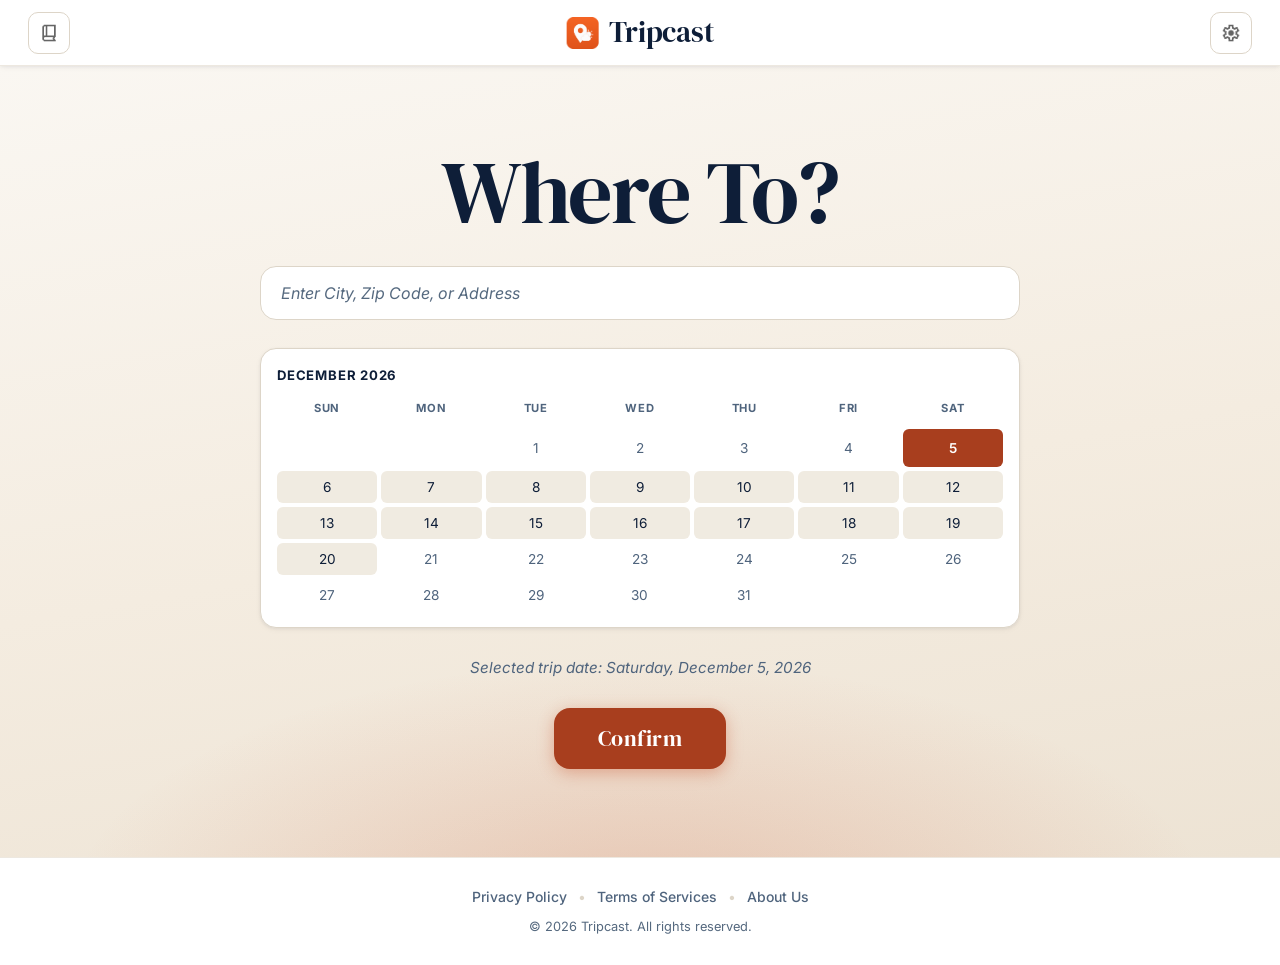
<file: index.html>
<!DOCTYPE html>
<html lang="en">

<head>
  <meta charset="UTF-8" />
  <meta name="viewport" content="width=device-width, initial-scale=1.0" />
  <title>Tripcast</title>
  <link rel="stylesheet" href="css/styles.css" />
  <link rel="icon" type="image/x-icon" href="imgs/icon.ico" />
</head>

<body class="homepage">

  <header class="top-bar">
    <div class="top-bar-left">
      <a href="saved.html" class="top-bar-button book-link" aria-label="Saved plans">
        <img src="icons/book.png" alt="Saved Plans" />
      </a>
    </div>
    <a href="index.html" class="top-bar-title"><img src="imgs/icon.png" alt="" />Tripcast</a>
    <a href="settings.html" class="top-bar-button settings-link" aria-label="Settings">
      <img src="icons/settings.png" alt="Settings" />
    </a>
  </header>

  <main class="hero">
    <h1 class="hero-title">Where To?</h1>
    <form id="trip-form" class="hero-form">
      <input id="destination" class="hero-input" type="text" placeholder="Enter City, Zip Code, or Address"
        aria-label="Destination" required />

      <span id="trip-calendar-label" class="sr-only">Trip Date</span>
      <div id="trip-calendar" class="calendar" role="group" aria-labelledby="trip-calendar-label"
        aria-describedby="selected-date-display"></div>
      <input type="hidden" id="trip-date" name="trip-date" required />
      <p id="selected-date-display" class="selected-date-display">Select a date from the calendar up to 16 days from
        today.</p>

      <button class="confirm-button" type="submit">Confirm</button>
    </form>
  </main>

  <footer class="site-footer">
    <nav class="footer-nav">
      <a href="privacy-policy.html">Privacy Policy</a>
      <span class="footer-separator">•</span>
      <a href="terms-of-services.html">Terms of Services</a>
      <span class="footer-separator">•</span>
      <a href="about.html">About Us</a>
    </nav>
    <p class="footer-copyright">&copy; 2026 Tripcast. All rights reserved.</p>
  </footer>

  <script type="module" src="js/weather-ui.js"></script>
  <script src="js/theme.js"></script>
</body>

</html>
</file>
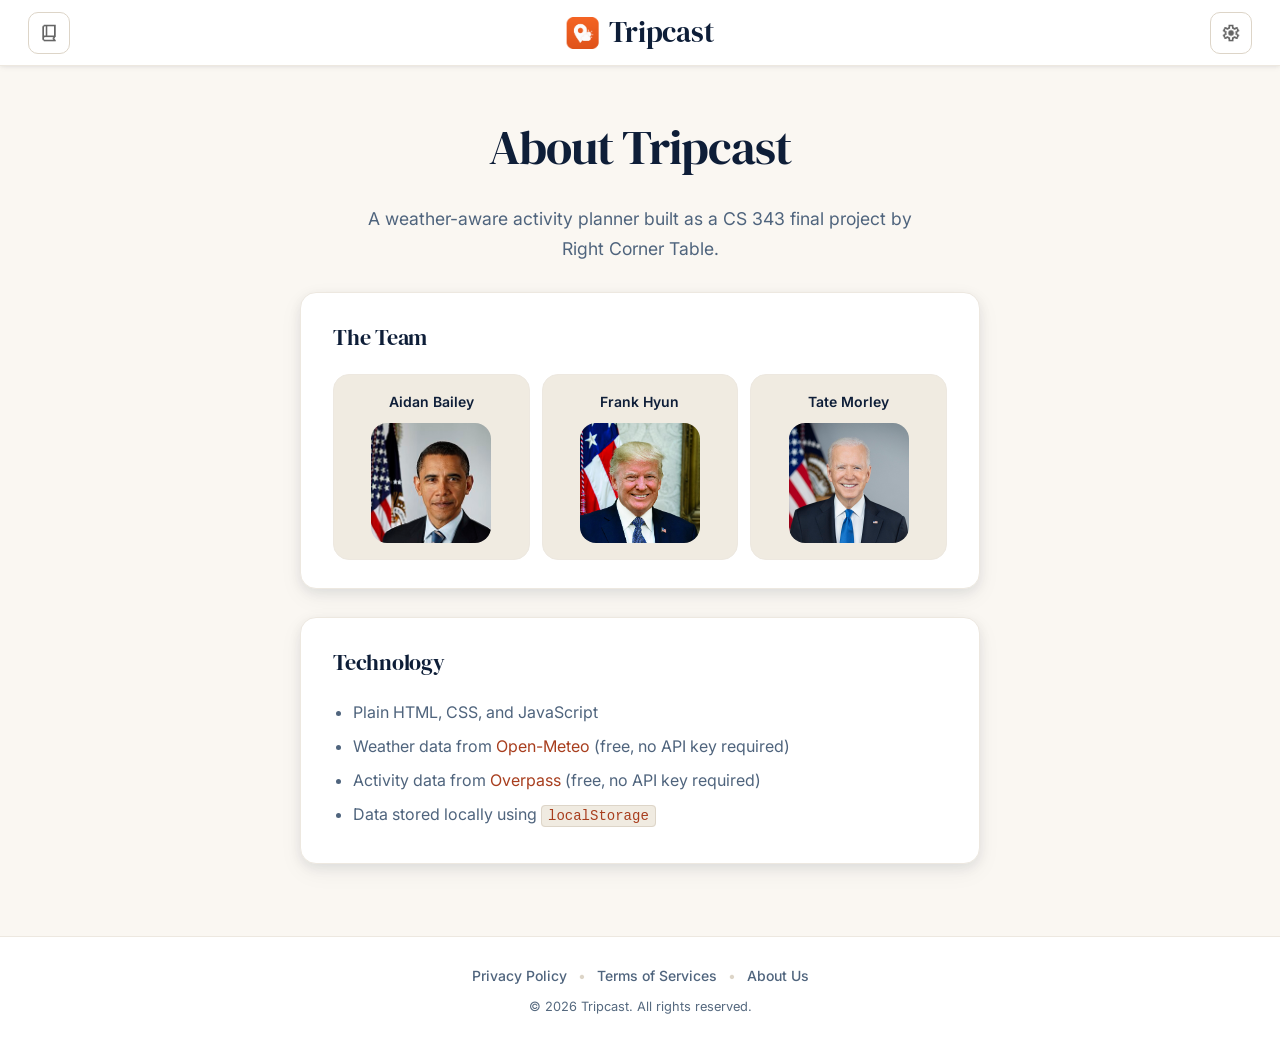
<file: about.html>
<!DOCTYPE html>
<html lang="en">

<head>
  <meta charset="UTF-8" />
  <meta name="viewport" content="width=device-width, initial-scale=1.0" />
  <title>About - Tripcast</title>
  <link rel="stylesheet" href="css/styles.css" />
  <link rel="icon" type="image/x-icon" href="imgs/icon.ico" />
</head>

<body class="settings-page">

  <header class="top-bar">
    <div class="top-bar-left">
      <a href="saved.html" class="top-bar-button book-link" aria-label="Saved plans">
        <img src="icons/book.png" alt="Saved trips" />
      </a>
    </div>
    <a href="index.html" class="top-bar-title"><img src="imgs/icon.png" alt="" />Tripcast</a>
    <a href="settings.html" class="top-bar-button settings-link" aria-label="Settings">
      <img src="icons/settings.png" alt="Settings" />
    </a>
  </header>

  <main class="settings-main about-main">
    <h1 class="hero-title">About Tripcast</h1>
    <p class="about-intro">
      A weather-aware activity planner built as a CS 343 final project by Right Corner Table.
    </p>

    <section class="about-card">
      <h2>The Team</h2>
      <ul class="team-grid">
        <li>
          <div>Aidan Bailey</div>
          <img src="imgs/Official_portrait_of_Barack_Obama.jpg" alt="Barack Obama" />
        </li>
        <li>
          <div>Frank Hyun</div>
          <img src="imgs/potus2_0.jpg" alt="Donald Trump" />
        </li>
        <li>
          <div>Tate Morley</div>
          <img src="imgs/Joe_Biden_presidential_portrait.jpg" alt="Joe Biden" />
        </li>
      </ul>
    </section>

    <section class="about-card">
      <h2>Technology</h2>
      <ul class="tech-list">
        <li>Plain HTML, CSS, and JavaScript</li>
        <li>Weather data from <a href="https://open-meteo.com" target="_blank" rel="noopener">Open-Meteo</a> (free, no API key required)</li>
        <li>Activity data from <a href="https://overpass-api.de/" target="_blank" rel=""nooperner>Overpass</a> (free, no API key required)</li>
        <li>Data stored locally using <code>localStorage</code></li>
      </ul>
    </section>
  </main>

  <footer class="site-footer">
    <nav class="footer-nav">
      <a href="privacy-policy.html">Privacy Policy</a>
      <span class="footer-separator">•</span>
      <a href="terms-of-services.html">Terms of Services</a>
      <span class="footer-separator">•</span>
      <a href="about.html">About Us</a>
    </nav>
    <p class="footer-copyright">&copy; 2026 Tripcast. All rights reserved.</p>
  </footer>

  <script src="js/theme.js"></script>
</body>

</html>
</file>
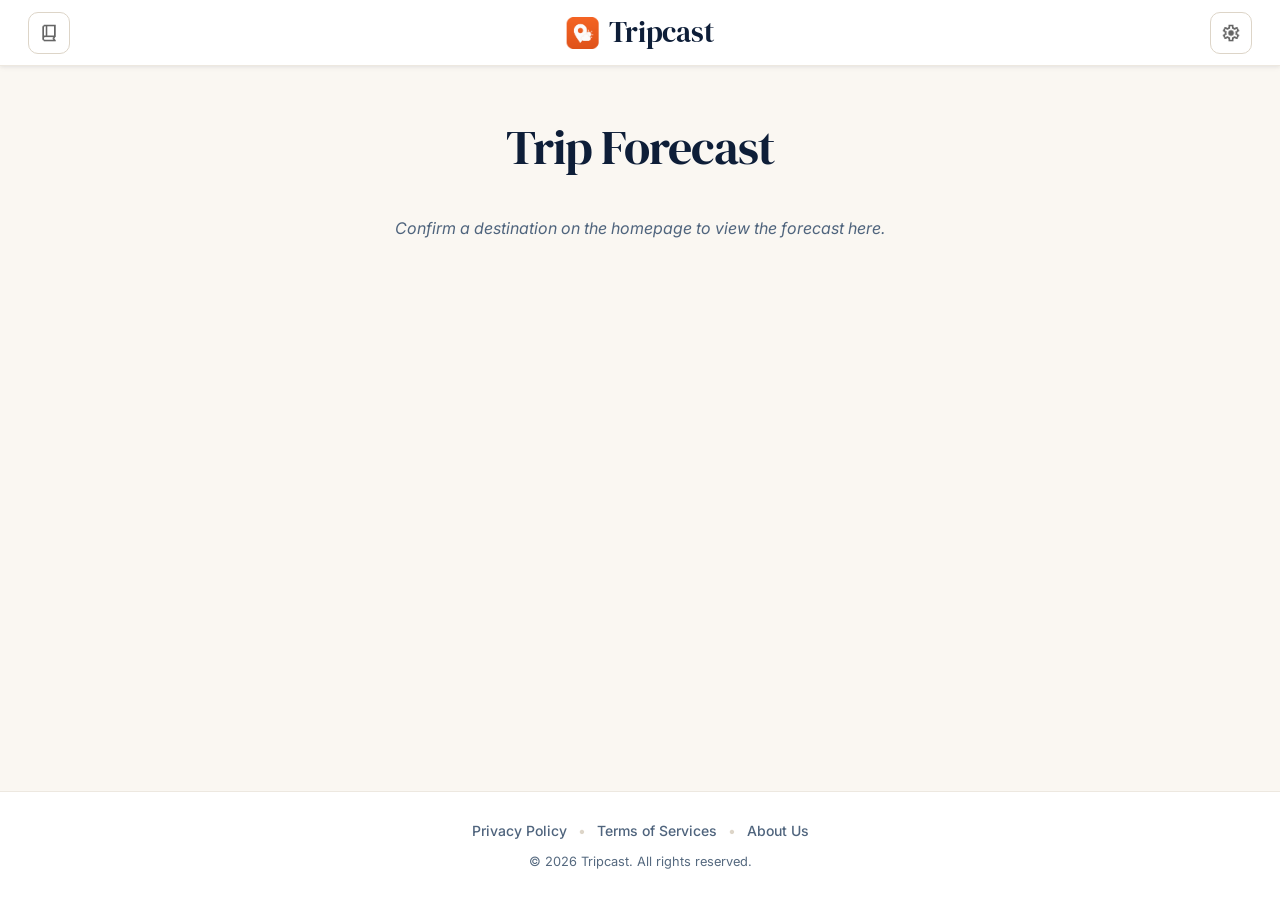
<file: plan.html>
<!DOCTYPE html>
<html lang="en">
<head>
  <meta charset="UTF-8" />
  <meta name="viewport" content="width=device-width, initial-scale=1.0" />
  <title>Plan a Trip - Tripcast</title>
  <link rel="stylesheet" href="css/styles.css" />
  <link rel="icon" type="image/x-icon" href="imgs/icon.ico" />
</head>
<body class="settings-page">

  <header class="top-bar">
    <div class="top-bar-left">
      <a href="saved.html" class="top-bar-button book-link" aria-label="Saved plans">
        <img src="icons/book.png" alt="" />
      </a>
    </div>
    <a href="index.html" class="top-bar-title"><img src="imgs/icon.png" alt="" />Tripcast</a>
    <a href="settings.html" class="top-bar-button settings-link" aria-label="Settings">
      <img src="icons/settings.png" alt="" />
    </a>
  </header>

  <main class="settings-main">
    <h1 class="hero-title">Trip Forecast</h1>
    <section id="forecast-result" aria-live="polite">
      <p class="empty-message">Confirm a destination on the homepage to view the forecast here.</p>
    </section>
  </main>

  <footer class="site-footer">
    <nav class="footer-nav">
      <a href="privacy-policy.html">Privacy Policy</a>
      <span class="footer-separator">•</span>
      <a href="terms-of-services.html">Terms of Services</a>
      <span class="footer-separator">•</span>
      <a href="about.html">About Us</a>
    </nav>
    <p class="footer-copyright">&copy; 2026 Tripcast. All rights reserved.</p>
  </footer>

  <script type="module" src="js/weather-ui.js"></script>
  <script src="js/theme.js"></script>
</body>
</html>
</file>
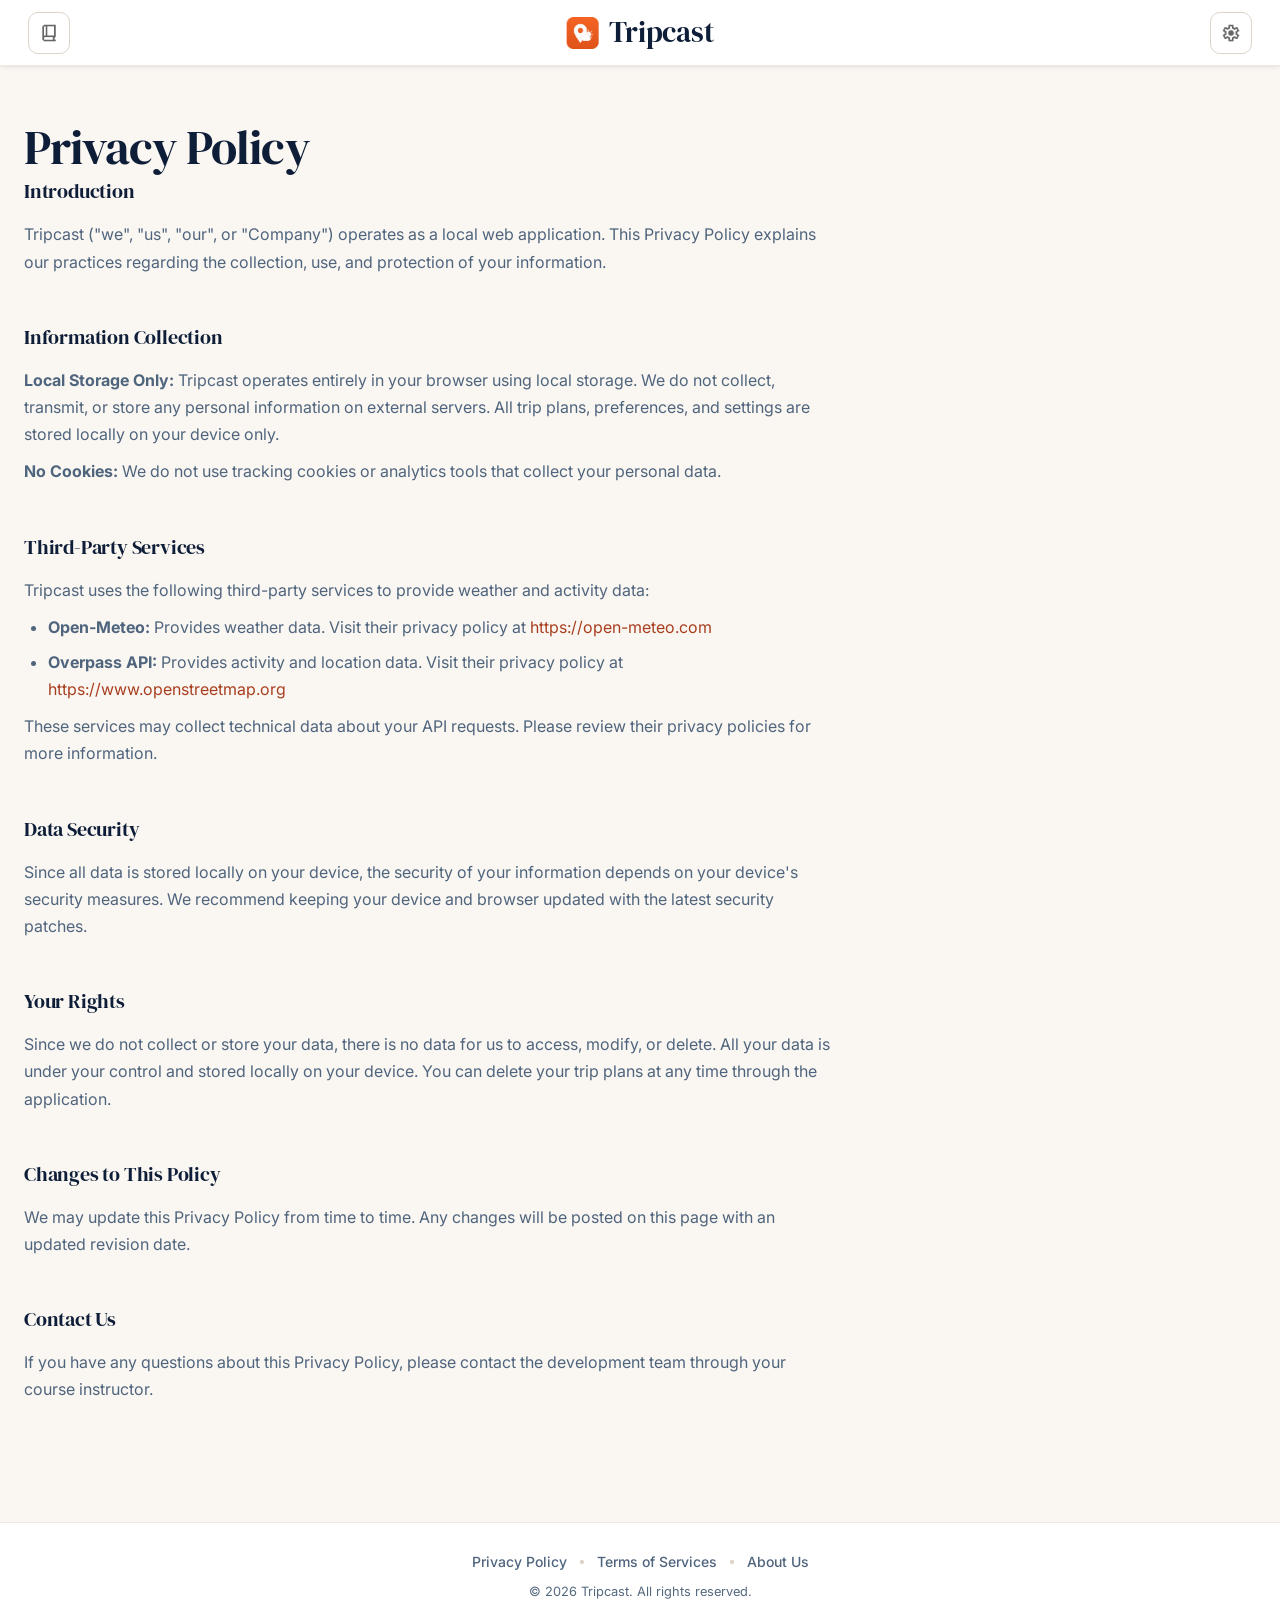
<file: privacy-policy.html>
<!DOCTYPE html>
<html lang="en">

<head>
  <meta charset="UTF-8" />
  <meta name="viewport" content="width=device-width, initial-scale=1.0" />
  <title>Privacy Policy - Tripcast</title>
  <link rel="stylesheet" href="css/styles.css" />
  <link rel="icon" type="image/x-icon" href="imgs/icon.ico" />
</head>

<body class="settings-page">

  <header class="top-bar">
    <div class="top-bar-left">
      <a href="saved.html" class="top-bar-button book-link" aria-label="Saved plans">
        <img src="icons/book.png" alt="" />
      </a>
    </div>
    <a href="index.html" class="top-bar-title"><img src="imgs/icon.png" alt="" />Tripcast</a>
    <a href="settings.html" class="top-bar-button settings-link" aria-label="Settings">
      <img src="icons/settings.png" alt="" />
    </a>
  </header>

  <main class="settings-main legal-main">
    <h1 class="hero-title">Privacy Policy</h1>
    
    <section class="legal-section">
      <h2>Introduction</h2>
      <p>Tripcast ("we", "us", "our", or "Company") operates as a local web application. This Privacy Policy explains our practices regarding the collection, use, and protection of your information.</p>
    </section>

    <section class="legal-section">
      <h2>Information Collection</h2>
      <p><strong>Local Storage Only:</strong> Tripcast operates entirely in your browser using local storage. We do not collect, transmit, or store any personal information on external servers. All trip plans, preferences, and settings are stored locally on your device only.</p>
      <p><strong>No Cookies:</strong> We do not use tracking cookies or analytics tools that collect your personal data.</p>
    </section>

    <section class="legal-section">
      <h2>Third-Party Services</h2>
      <p>Tripcast uses the following third-party services to provide weather and activity data:</p>
      <ul>
        <li><strong>Open-Meteo:</strong> Provides weather data. Visit their privacy policy at <a href="https://open-meteo.com/en/features#terms" target="_blank" rel="noopener">https://open-meteo.com</a></li>
        <li><strong>Overpass API:</strong> Provides activity and location data. Visit their privacy policy at <a href="https://www.openstreetmap.org/copyright" target="_blank" rel="noopener">https://www.openstreetmap.org</a></li>
      </ul>
      <p>These services may collect technical data about your API requests. Please review their privacy policies for more information.</p>
    </section>

    <section class="legal-section">
      <h2>Data Security</h2>
      <p>Since all data is stored locally on your device, the security of your information depends on your device's security measures. We recommend keeping your device and browser updated with the latest security patches.</p>
    </section>

    <section class="legal-section">
      <h2>Your Rights</h2>
      <p>Since we do not collect or store your data, there is no data for us to access, modify, or delete. All your data is under your control and stored locally on your device. You can delete your trip plans at any time through the application.</p>
    </section>

    <section class="legal-section">
      <h2>Changes to This Policy</h2>
      <p>We may update this Privacy Policy from time to time. Any changes will be posted on this page with an updated revision date.</p>
    </section>

    <section class="legal-section">
      <h2>Contact Us</h2>
      <p>If you have any questions about this Privacy Policy, please contact the development team through your course instructor.</p>
    </section>
  </main>

  <footer class="site-footer">
    <nav class="footer-nav">
      <a href="privacy-policy.html">Privacy Policy</a>
      <span class="footer-separator">•</span>
      <a href="terms-of-services.html">Terms of Services</a>
      <span class="footer-separator">•</span>
      <a href="about.html">About Us</a>
    </nav>
    <p class="footer-copyright">&copy; 2026 Tripcast. All rights reserved.</p>
  </footer>

  <script src="js/theme.js"></script>
</body>

</html>
</file>
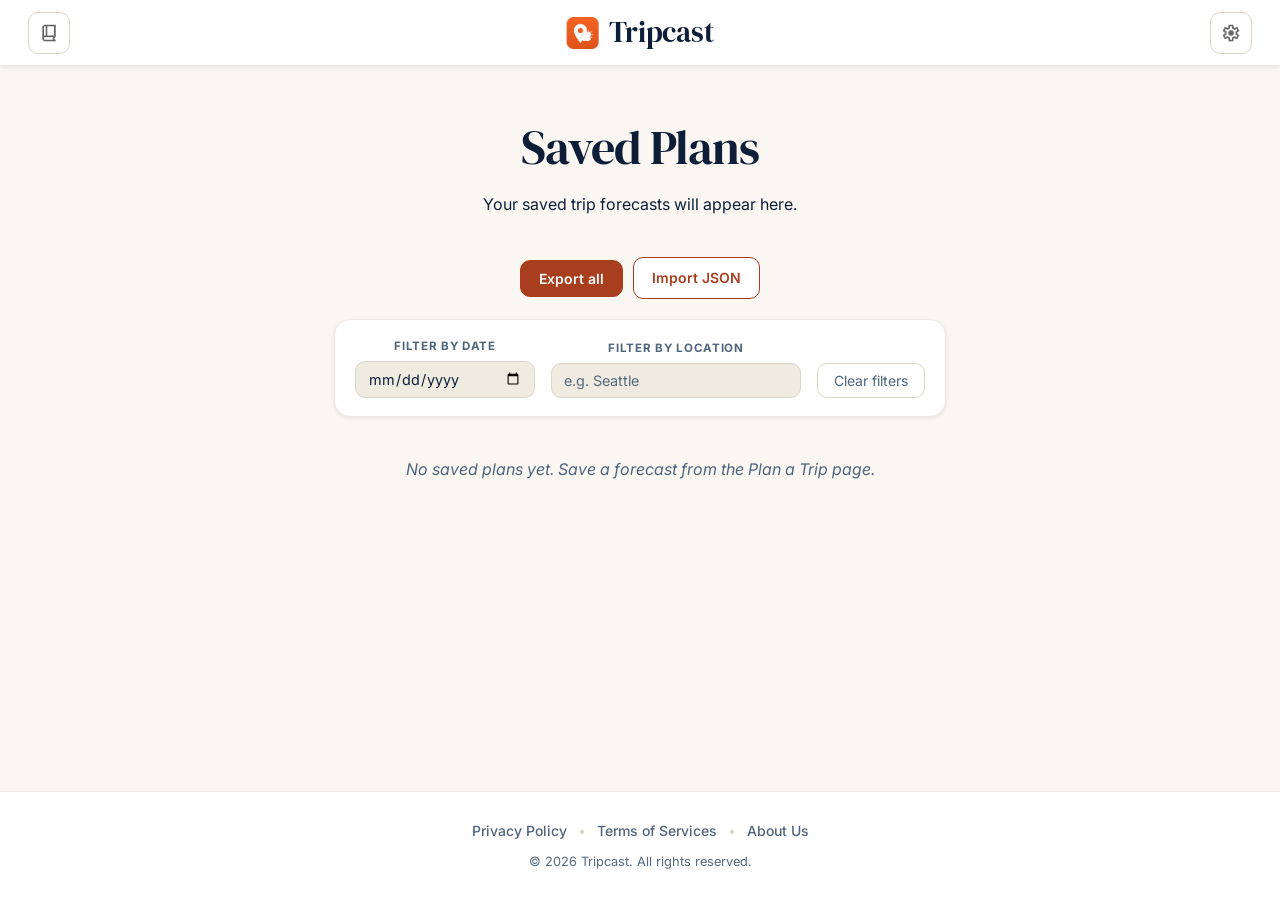
<file: saved.html>
<!DOCTYPE html>
<html lang="en">
<head>
  <meta charset="UTF-8" />
  <meta name="viewport" content="width=device-width, initial-scale=1.0" />
  <title>Saved Plans - Tripcast</title>
  <link rel="stylesheet" href="css/styles.css" />
  <link rel="icon" type="image/x-icon" href="imgs/icon.ico" />
</head>
<body class="settings-page">

  <header class="top-bar">
    <div class="top-bar-left">
      <a href="saved.html" class="top-bar-button book-link" aria-label="Saved plans">
        <img src="icons/book.png" alt="" />
      </a>
    </div>
    <a href="index.html" class="top-bar-title"><img src="imgs/icon.png" alt="" />Tripcast</a>
    <a href="settings.html" class="top-bar-button settings-link" aria-label="Settings">
      <img src="icons/settings.png" alt="" />
    </a>
  </header>

  <main class="settings-main">
    <h1 class="hero-title">Saved Plans</h1>
    <p>Your saved trip forecasts will appear here.</p>
    <div id="saved-plans" class="saved-plans-container"></div>
  </main>

  <footer class="site-footer">
    <nav class="footer-nav">
      <a href="privacy-policy.html">Privacy Policy</a>
      <span class="footer-separator">•</span>
      <a href="terms-of-services.html">Terms of Services</a>
      <span class="footer-separator">•</span>
      <a href="about.html">About Us</a>
    </nav>
    <p class="footer-copyright">&copy; 2026 Tripcast. All rights reserved.</p>
  </footer>

  <script src="js/theme.js"></script>
  <script type="module" src="js/saved.js"></script>
</body>
</html>
</file>
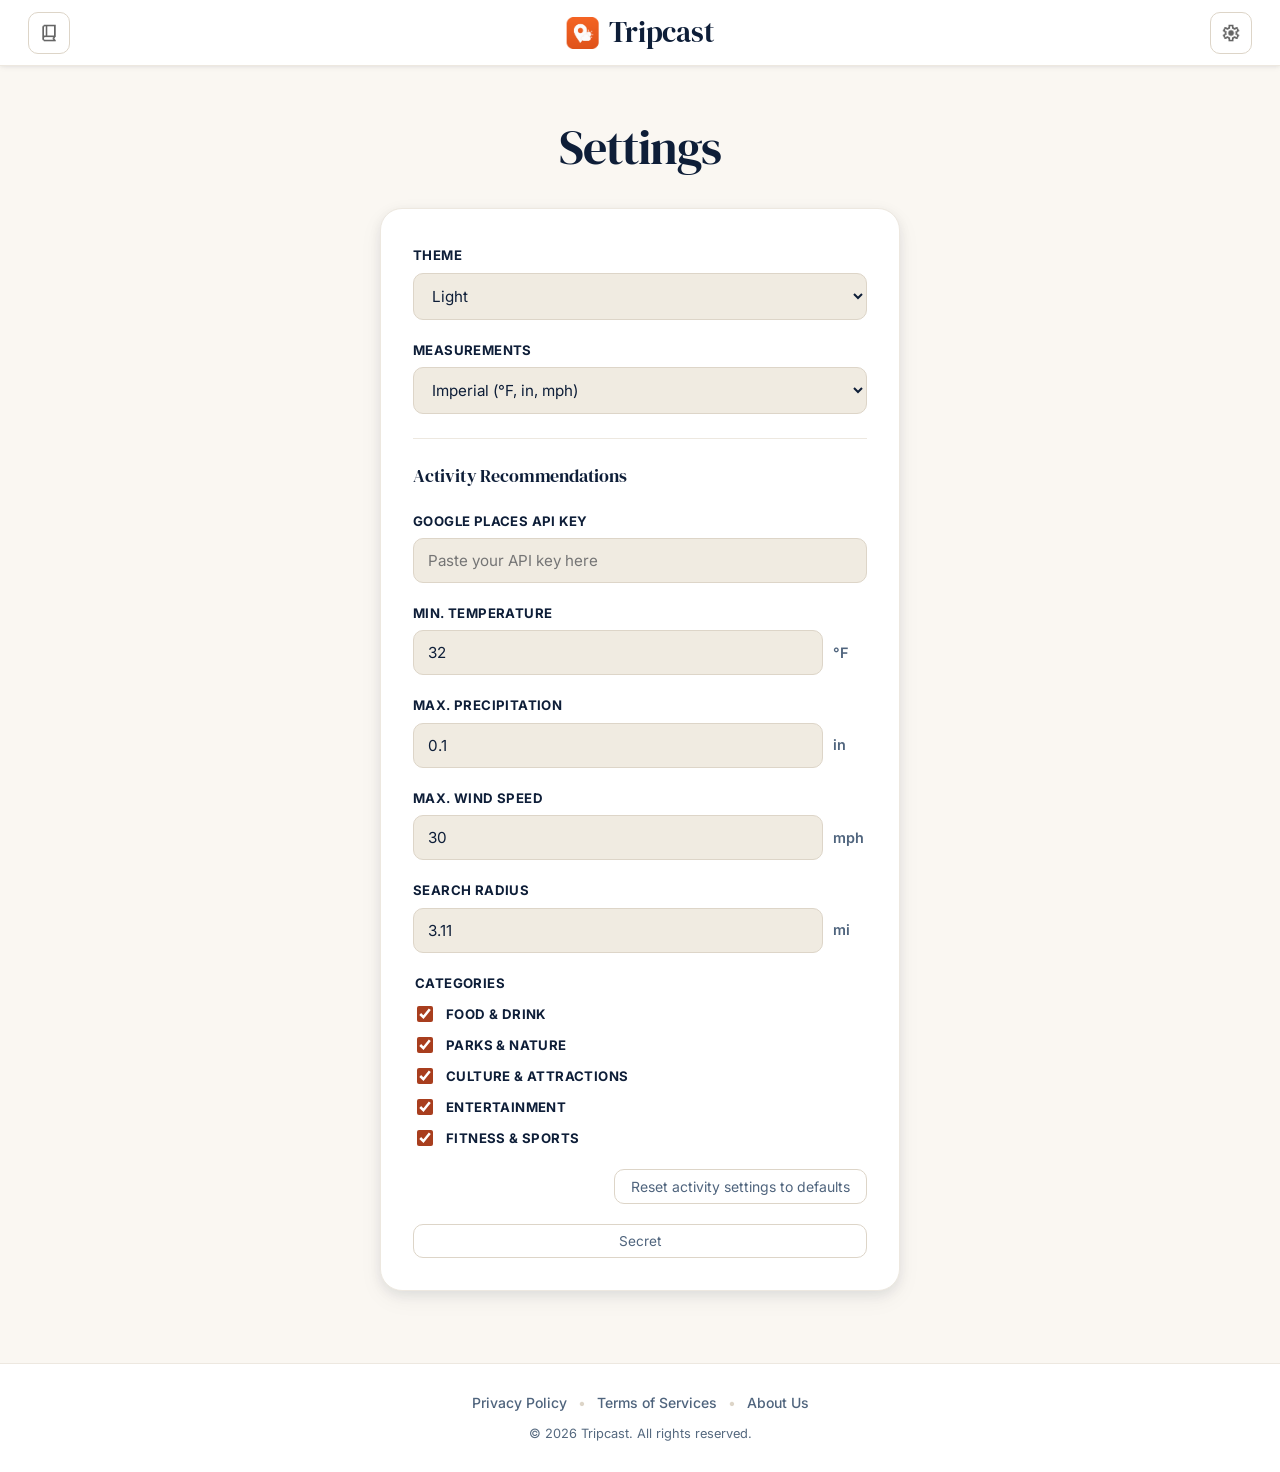
<file: settings.html>
<!DOCTYPE html>
<html lang="en">

<head>
    <meta charset="UTF-8" />
    <meta name="viewport" content="width=device-width, initial-scale=1.0" />
    <title>Settings - Tripcast</title>
    <link rel="stylesheet" href="css/styles.css" />
    <link rel="icon" type="image/x-icon" href="imgs/icon.ico" />
</head>

<body class="settings-page">

    <header class="top-bar">
        <div class="top-bar-left">
            <a href="saved.html" class="top-bar-button book-link" aria-label="Saved plans">
                <img src="icons/book.png" alt="" />
            </a>
        </div>
        <a href="index.html" class="top-bar-title"><img src="imgs/icon.png" alt="" />Tripcast</a>
        <a href="settings.html" class="top-bar-button settings-link" aria-label="Settings">
            <img src="icons/settings.png" alt="" />
        </a>
    </header>

    <main class="settings-main">
        <h1 class="hero-title">Settings</h1>
        <form class="settings-form">
            <div class="settings-row">
                <label for="theme-select">Theme</label>
                <select id="theme-select" name="theme">
                    <option value="light">Light</option>
                    <option value="dark">Dark</option>
                </select>
            </div>

            <div class="settings-row">
                <label for="units-select">Measurements</label>
                <select id="units-select" name="units">
                    <option value="imperial">Imperial (°F, in, mph)</option>
                    <option value="metric">Metric (°C, mm, kph)</option>
                </select>
            </div>

            <hr class="settings-divider" />
            <h2 class="settings-section-title">Activity Recommendations</h2>

            <div class="settings-row">
                <label for="places-api-key">Google Places API Key</label>
                <input type="password" id="places-api-key" placeholder="Paste your API key here" autocomplete="off" spellcheck="false" />
            </div>

            <div class="settings-row">
                <label for="activity-min-temp">Min. Temperature</label>
                <div class="settings-input-with-unit">
                    <input type="number" id="activity-min-temp" step="1" />
                    <span id="activity-temp-unit">°F</span>
                </div>
            </div>

            <div class="settings-row">
                <label for="activity-max-precip">Max. Precipitation</label>
                <div class="settings-input-with-unit">
                    <input type="number" id="activity-max-precip" step="0.01" min="0" />
                    <span id="activity-precip-unit">in</span>
                </div>
            </div>

            <div class="settings-row">
                <label for="activity-max-wind">Max. Wind Speed</label>
                <div class="settings-input-with-unit">
                    <input type="number" id="activity-max-wind" step="1" min="0" />
                    <span id="activity-wind-unit">mph</span>
                </div>
            </div>

            <div class="settings-row">
                <label for="activity-radius">Search Radius</label>
                <div class="settings-input-with-unit">
                    <input type="number" id="activity-radius" min="0.1" step="0.1" />
                    <span id="activity-radius-unit">km</span>
                </div>
            </div>

            <fieldset class="settings-row settings-fieldset">
                <legend class="settings-fieldset-legend">Categories</legend>
                <div class="settings-checkboxes">
                    <label class="settings-checkbox-label"><input type="checkbox" name="activity-cat" value="food" /> Food &amp; Drink</label>
                    <label class="settings-checkbox-label"><input type="checkbox" name="activity-cat" value="nature" /> Parks &amp; Nature</label>
                    <label class="settings-checkbox-label"><input type="checkbox" name="activity-cat" value="culture" /> Culture &amp; Attractions</label>
                    <label class="settings-checkbox-label"><input type="checkbox" name="activity-cat" value="entertainment" /> Entertainment</label>
                    <label class="settings-checkbox-label"><input type="checkbox" name="activity-cat" value="fitness" /> Fitness &amp; Sports</label>
                </div>
            </fieldset>

            <button type="button" id="reset-activity-settings" class="clear-filters-button">Reset activity settings to defaults</button>

            <button type="button" class="secret-button" id="secret-buttonid">Secret</button>
        </form>
    </main>

    <footer class="site-footer">
        <nav class="footer-nav">
            <a href="privacy-policy.html">Privacy Policy</a>
            <span class="footer-separator">•</span>
            <a href="terms-of-services.html">Terms of Services</a>
            <span class="footer-separator">•</span>
            <a href="about.html">About Us</a>
        </nav>
        <p class="footer-copyright">&copy; 2026 Tripcast. All rights reserved.</p>
    </footer>

    <script src="js/theme.js"></script>
    <script type="module" src="js/activity-settings.js"></script>
</body>

</html>
</file>
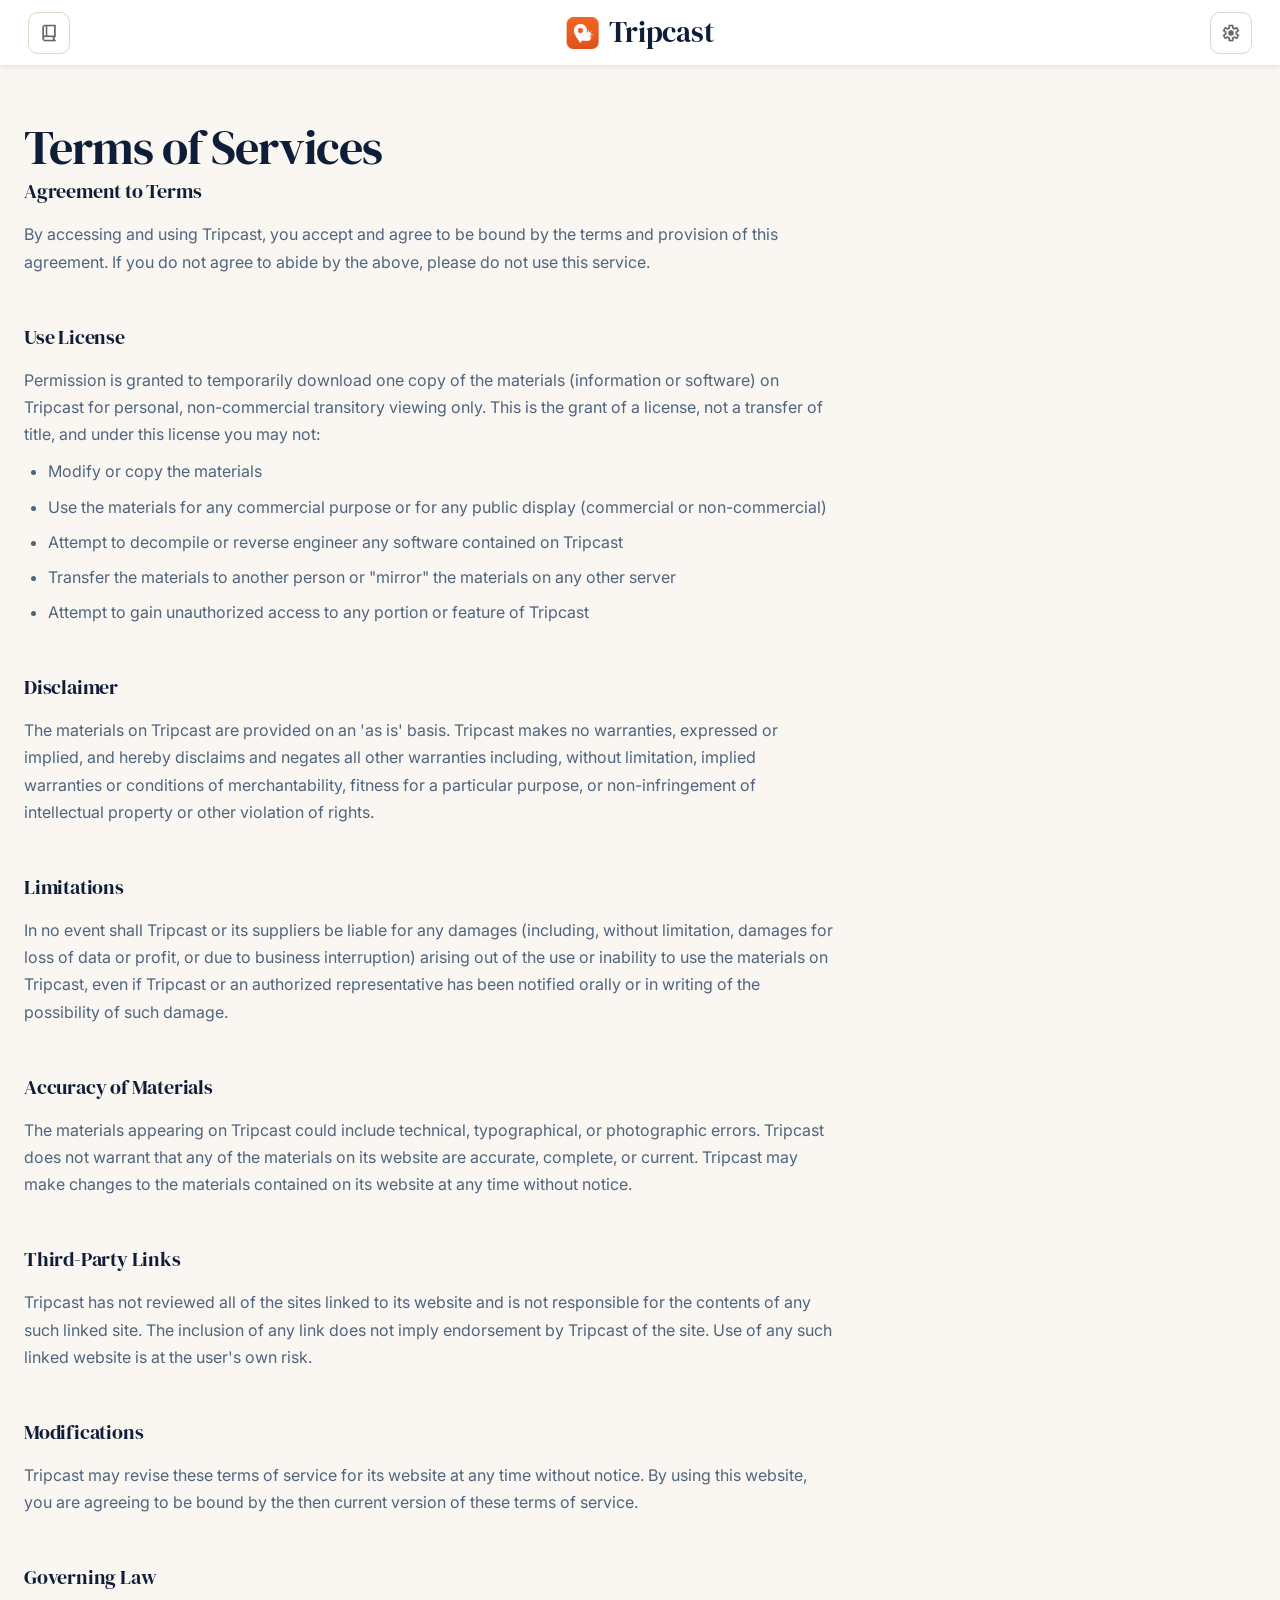
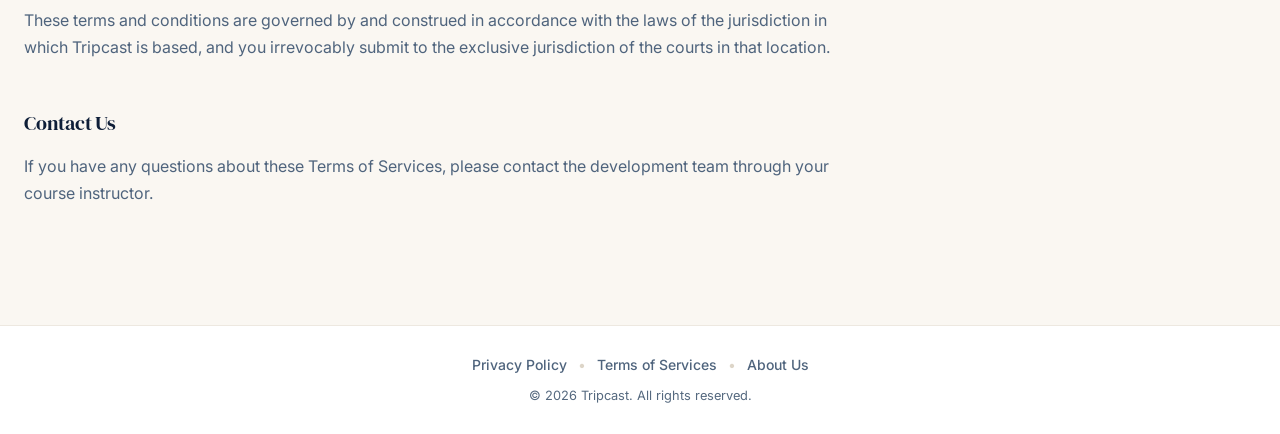
<file: terms-of-services.html>
<!DOCTYPE html>
<html lang="en">

<head>
  <meta charset="UTF-8" />
  <meta name="viewport" content="width=device-width, initial-scale=1.0" />
  <title>Terms of Services - Tripcast</title>
  <link rel="stylesheet" href="css/styles.css" />
  <link rel="icon" type="image/x-icon" href="imgs/icon.ico" />
</head>

<body class="settings-page">

  <header class="top-bar">
    <div class="top-bar-left">
      <a href="saved.html" class="top-bar-button book-link" aria-label="Saved plans">
        <img src="icons/book.png" alt="" />
      </a>
    </div>
    <a href="index.html" class="top-bar-title"><img src="imgs/icon.png" alt="" />Tripcast</a>
    <a href="settings.html" class="top-bar-button settings-link" aria-label="Settings">
      <img src="icons/settings.png" alt="" />
    </a>
  </header>

  <main class="settings-main legal-main">
    <h1 class="hero-title">Terms of Services</h1>
    
    <section class="legal-section">
      <h2>Agreement to Terms</h2>
      <p>By accessing and using Tripcast, you accept and agree to be bound by the terms and provision of this agreement. If you do not agree to abide by the above, please do not use this service.</p>
    </section>

    <section class="legal-section">
      <h2>Use License</h2>
      <p>Permission is granted to temporarily download one copy of the materials (information or software) on Tripcast for personal, non-commercial transitory viewing only. This is the grant of a license, not a transfer of title, and under this license you may not:</p>
      <ul>
        <li>Modify or copy the materials</li>
        <li>Use the materials for any commercial purpose or for any public display (commercial or non-commercial)</li>
        <li>Attempt to decompile or reverse engineer any software contained on Tripcast</li>
        <li>Transfer the materials to another person or "mirror" the materials on any other server</li>
        <li>Attempt to gain unauthorized access to any portion or feature of Tripcast</li>
      </ul>
    </section>

    <section class="legal-section">
      <h2>Disclaimer</h2>
      <p>The materials on Tripcast are provided on an 'as is' basis. Tripcast makes no warranties, expressed or implied, and hereby disclaims and negates all other warranties including, without limitation, implied warranties or conditions of merchantability, fitness for a particular purpose, or non-infringement of intellectual property or other violation of rights.</p>
    </section>

    <section class="legal-section">
      <h2>Limitations</h2>
      <p>In no event shall Tripcast or its suppliers be liable for any damages (including, without limitation, damages for loss of data or profit, or due to business interruption) arising out of the use or inability to use the materials on Tripcast, even if Tripcast or an authorized representative has been notified orally or in writing of the possibility of such damage.</p>
    </section>

    <section class="legal-section">
      <h2>Accuracy of Materials</h2>
      <p>The materials appearing on Tripcast could include technical, typographical, or photographic errors. Tripcast does not warrant that any of the materials on its website are accurate, complete, or current. Tripcast may make changes to the materials contained on its website at any time without notice.</p>
    </section>

    <section class="legal-section">
      <h2>Third-Party Links</h2>
      <p>Tripcast has not reviewed all of the sites linked to its website and is not responsible for the contents of any such linked site. The inclusion of any link does not imply endorsement by Tripcast of the site. Use of any such linked website is at the user's own risk.</p>
    </section>

    <section class="legal-section">
      <h2>Modifications</h2>
      <p>Tripcast may revise these terms of service for its website at any time without notice. By using this website, you are agreeing to be bound by the then current version of these terms of service.</p>
    </section>

    <section class="legal-section">
      <h2>Governing Law</h2>
      <p>These terms and conditions are governed by and construed in accordance with the laws of the jurisdiction in which Tripcast is based, and you irrevocably submit to the exclusive jurisdiction of the courts in that location.</p>
    </section>

    <section class="legal-section">
      <h2>Contact Us</h2>
      <p>If you have any questions about these Terms of Services, please contact the development team through your course instructor.</p>
    </section>
  </main>

  <footer class="site-footer">
    <nav class="footer-nav">
      <a href="privacy-policy.html">Privacy Policy</a>
      <span class="footer-separator">•</span>
      <a href="terms-of-services.html">Terms of Services</a>
      <span class="footer-separator">•</span>
      <a href="about.html">About Us</a>
    </nav>
    <p class="footer-copyright">&copy; 2026 Tripcast. All rights reserved.</p>
  </footer>

  <script src="js/theme.js"></script>
</body>

</html>
</file>
<file: css/styles.css>
@import url('https://fonts.googleapis.com/css2?family=DM+Serif+Display:ital@0;1&family=Inter:ital,wght@0,300;0,400;0,500;0,600;0,700;1,400&display=swap');

/* ═══════════════════════════════════════════════════════════
   DESIGN TOKENS
═══════════════════════════════════════════════════════════ */
:root {
  --bg:              #faf7f2;
  --bg-alt:          #f0ebe1;
  --surface:         #ffffff;
  --surface-raised:  #fdf9f5;
  --accent:          #a83e1e;
  --accent-hover:    #8f3418;
  --accent-light:    rgba(168, 62, 30, 0.12);
  --on-accent:       #ffffff;
  --navy:            #0e1e38;
  --text:            #0e1e38;
  --text-muted:      #4f647d;
  --text-faint:      #55697f;
  --border:          #ddd5c8;
  --border-subtle:   #ede8e0;
  --error:           #b91c1c;
  --success:         #15803d;
  --shadow-sm:  0 1px 3px rgba(14,30,56,0.06), 0 2px 6px rgba(14,30,56,0.04);
  --shadow-md:  0 4px 12px rgba(14,30,56,0.08), 0 8px 24px rgba(14,30,56,0.05);
  --shadow-lg:  0 10px 32px rgba(14,30,56,0.11), 0 20px 48px rgba(14,30,56,0.07);
  --r-sm:  6px;
  --r-md:  10px;
  --r-lg:  16px;
  --r-xl:  22px;
  --font-display: 'DM Serif Display', Georgia, 'Times New Roman', serif;
  --font-body:    'Inter', -apple-system, BlinkMacSystemFont, 'Segoe UI', sans-serif;
}

body.dark-mode {
  color-scheme: dark;
  --bg:              #07111c;
  --bg-alt:          #0d1b2c;
  --surface:         #0f1e30;
  --surface-raised:  #162841;
  --accent:          #e87840;
  --accent-hover:    #f5935a;
  --accent-light:    rgba(232, 120, 64, 0.13);
  --on-accent:       #07111c;
  --navy:            #dce9f6;
  --text:            #dce9f6;
  --text-muted:      #a9c0d8;
  --text-faint:      #89a5c4;
  --border:          rgba(220, 233, 246, 0.10);
  --border-subtle:   rgba(220, 233, 246, 0.06);
  --error:           #f87171;
  --success:         #4ade80;
  --shadow-sm:  0 1px 3px rgba(0,0,0,0.45), 0 2px 6px rgba(0,0,0,0.30);
  --shadow-md:  0 4px 12px rgba(0,0,0,0.55), 0 8px 24px rgba(0,0,0,0.35);
  --shadow-lg:  0 10px 32px rgba(0,0,0,0.65), 0 20px 48px rgba(0,0,0,0.45);
}

/* ═══════════════════════════════════════════════════════════
   BASE RESET & GLOBAL
═══════════════════════════════════════════════════════════ */
*, *::before, *::after {
  box-sizing: border-box;
}

body {
  margin: 0;
  background: var(--bg);
  color: var(--text);
  font-family: var(--font-body);
  font-size: 16px;
  line-height: 1.55;
  display: flex;
  flex-direction: column;
  min-height: 100vh;
}

/* ═══════════════════════════════════════════════════════════
   TOP BAR / HEADER
═══════════════════════════════════════════════════════════ */
.top-bar {
  display: flex;
  align-items: center;
  justify-content: space-between;
  padding: 0 28px;
  height: 66px;
  background: var(--surface);
  border-bottom: 1px solid var(--border-subtle);
  box-shadow: var(--shadow-sm);
  position: sticky;
  top: 0;
  z-index: 100;
}

.top-bar-left {
  display: flex;
  align-items: center;
  gap: 10px;
}

.top-bar-title {
  font-family: var(--font-display);
  font-size: 1.8rem;
  font-weight: 400;
  color: var(--text);
  text-decoration: none;
  position: absolute;
  left: 50%;
  transform: translateX(-50%);
  display: flex;
  align-items: center;
  gap: 10px;
  white-space: nowrap;
  letter-spacing: -0.01em;
}

.top-bar-title img {
  height: 32px;
  width: auto;
  display: block;
}

.top-bar-button {
  display: inline-flex;
  align-items: center;
  justify-content: center;
  width: 42px;
  height: 42px;
  border: 1.5px solid var(--border);
  background: transparent;
  border-radius: var(--r-md);
  cursor: pointer;
  text-decoration: none;
  transition: background 0.15s, border-color 0.15s, transform 0.1s;
}

.top-bar-button:hover {
  background: var(--bg-alt);
  border-color: var(--accent);
  transform: translateY(-1px);
}

.top-bar-button img {
  width: 20px;
  height: 20px;
  filter: brightness(0) saturate(100%);
  opacity: 0.6;
}

body.dark-mode .top-bar-button img {
  filter: brightness(0) invert(1);
  opacity: 0.65;
}

/* ═══════════════════════════════════════════════════════════
   HOMEPAGE HERO
═══════════════════════════════════════════════════════════ */
.homepage {
  font-family: var(--font-body);
}

.hero {
  display: flex;
  flex-direction: column;
  align-items: center;
  justify-content: center;
  text-align: center;
  padding: 72px 24px 80px;
  gap: 28px;
  flex-grow: 1;
}

/* Light-mode hero: warm cream gradient with orange glow */
.homepage .hero {
  background:
    radial-gradient(ellipse 75% 55% at 50% 108%, rgba(201, 79, 40, 0.22) 0%, transparent 60%),
    linear-gradient(170deg, #faf7f2 0%, #f4ece0 55%, #ede3d4 100%);
  min-height: calc(100vh - 66px - 96px);
  padding-top: 80px;
  padding-bottom: 88px;
}

/* Dark-mode hero: deep navy */
body.dark-mode.homepage .hero {
  background:
    radial-gradient(ellipse 80% 55% at 50% 0%, rgba(232, 120, 64, 0.22) 0%, transparent 65%),
    linear-gradient(168deg, #0e1e38 0%, #1a3668 52%, #0e2a50 100%);
}

.hero-title {
  font-family: var(--font-display);
  font-size: clamp(3rem, 8vw, 5.5rem);
  font-weight: 400;
  margin: 0;
  line-height: 1.05;
  letter-spacing: -0.025em;
  color: var(--text);
}

body.dark-mode.homepage .hero-title {
  color: #ffffff;
}

.hero-form {
  display: flex;
  flex-direction: column;
  align-items: center;
  gap: 20px;
  width: min(760px, 100%);
}

/* ═══════════════════════════════════════════════════════════
   FORM INPUTS (general)
═══════════════════════════════════════════════════════════ */
.hero-input {
  width: 100%;
  box-sizing: border-box;
  padding: 16px 20px;
  border: 1.5px solid var(--border);
  border-radius: var(--r-lg);
  font-family: var(--font-body);
  font-size: 1rem;
  color: var(--text);
  background: var(--surface);
  transition: border-color 0.15s, box-shadow 0.15s;
}

.hero-input:focus {
  outline: none;
  border-color: var(--accent);
  box-shadow: 0 0 0 3px var(--accent-light);
}

.hero-input::placeholder {
  color: var(--text-faint);
  font-style: italic;
}

/* Hero input on homepage dark bg (dark mode only) */
body.dark-mode.homepage .hero-input {
  background: rgba(7, 17, 28, 0.60);
  border: 1.5px solid rgba(220, 233, 246, 0.24);
  color: #f8fbff;
  backdrop-filter: blur(8px);
}

body.dark-mode.homepage .hero-input::placeholder {
  color: rgba(220, 233, 246, 0.80);
  font-style: italic;
}

body.dark-mode.homepage .hero-input:focus {
  background: rgba(7, 17, 28, 0.74);
  border-color: rgba(220, 233, 246, 0.40);
  box-shadow: 0 0 0 3px rgba(232, 120, 64, 0.24);
}

.hero-label {
  width: 100%;
  text-align: left;
  font-family: var(--font-body);
  font-size: 0.95rem;
  color: var(--text-muted);
  margin-bottom: 4px;
}

/* ═══════════════════════════════════════════════════════════
   BUTTONS
═══════════════════════════════════════════════════════════ */
.confirm-button {
  display: inline-flex;
  align-items: center;
  justify-content: center;
  padding: 15px 44px;
  border: none;
  border-radius: var(--r-lg);
  background: var(--accent);
  color: var(--on-accent);
  font-family: var(--font-display);
  font-size: 1.4rem;
  font-weight: 400;
  letter-spacing: 0.01em;
  cursor: pointer;
  box-shadow: 0 4px 16px rgba(201, 79, 40, 0.38);
  transition: background 0.15s, transform 0.12s, box-shadow 0.15s;
  margin-top: 8px;
}

.confirm-button:hover {
  background: var(--accent-hover);
  transform: translateY(-2px);
  box-shadow: 0 7px 22px rgba(201, 79, 40, 0.44);
}

.confirm-button:active {
  transform: translateY(0);
}

.secret-button {
  display: inline-flex;
  align-items: center;
  justify-content: center;
  padding: 8px 16px;
  border: 1.5px solid var(--border);
  border-radius: var(--r-md);
  background: transparent;
  color: var(--text-muted);
  font-family: var(--font-body);
  font-size: 0.85rem;
  cursor: pointer;
  transition: background 0.15s, color 0.15s, border-color 0.15s;
}

.secret-button:hover {
  background: var(--bg-alt);
  color: var(--text);
  border-color: var(--text-muted);
}

/* ═══════════════════════════════════════════════════════════
   CALENDAR
═══════════════════════════════════════════════════════════ */
.calendar {
  display: grid;
  gap: 14px;
  margin-top: 8px;
  width: 760px;
  max-width: 100%;
}

.hero .calendar {
  width: 100%;
  max-width: 760px;
}

.calendar-month {
  border: 1px solid var(--border);
  border-radius: var(--r-lg);
  padding: 16px;
  background: var(--surface);
  box-shadow: var(--shadow-sm);
}

.calendar-month header {
  display: flex;
  justify-content: space-between;
  align-items: center;
  margin-bottom: 10px;
}

.calendar-month h2 {
  margin: 0;
  font-family: var(--font-body);
  font-size: 0.82rem;
  font-weight: 700;
  color: var(--text);
  letter-spacing: 0.06em;
  text-transform: uppercase;
}

.calendar-weekdays,
.calendar-grid {
  display: grid;
  grid-template-columns: repeat(7, minmax(0, 1fr));
  gap: 4px;
  margin-top: 8px;
}

.calendar-weekdays div {
  text-align: center;
  font-size: 0.70rem;
  font-weight: 700;
  color: var(--text-muted);
  text-transform: uppercase;
  letter-spacing: 0.06em;
  padding: 4px 0;
}

.calendar-cell {
  text-align: center;
  font-size: 0.85rem;
  box-sizing: border-box;
  min-height: 38px;
  padding: 3px;
  border-radius: var(--r-sm);
}

.date-button {
  border: 1px solid transparent;
  background: var(--bg-alt);
  color: var(--text);
  cursor: pointer;
  width: 100%;
  height: 100%;
  min-height: 32px;
  border-radius: var(--r-sm);
  font-family: var(--font-body);
  font-size: 0.85rem;
  transition: background 0.12s, color 0.12s, transform 0.1s;
}

.date-button:hover:not(:disabled) {
  background: var(--accent-light);
  color: var(--accent);
  transform: scale(1.06);
}

.date-button.selected {
  background: var(--accent);
  color: var(--on-accent);
  border-color: transparent;
  font-weight: 600;
}

.date-button:disabled {
  background: transparent;
  color: var(--text-muted);
  cursor: not-allowed;
  opacity: 1;
}

/* Calendar on homepage dark gradient (dark mode only) */
body.dark-mode.homepage .calendar-month {
  background: rgba(7, 17, 28, 0.58);
  border: 1px solid rgba(220, 233, 246, 0.16);
  backdrop-filter: blur(10px);
  box-shadow: none;
}

body.dark-mode.homepage .calendar-month h2 {
  color: rgba(220, 233, 246, 0.82);
}

body.dark-mode.homepage .calendar-weekdays div {
  color: rgba(220, 233, 246, 0.70);
}

body.dark-mode.homepage .calendar-cell {
  color: rgba(248, 251, 255, 0.96);
}

body.dark-mode.homepage .date-button {
  background: rgba(13, 27, 44, 0.92);
  color: rgba(248, 251, 255, 0.96);
  border-color: transparent;
}

body.dark-mode.homepage .date-button:hover:not(:disabled) {
  background: rgba(24, 41, 65, 0.95);
  color: #ffffff;
  transform: scale(1.06);
}

body.dark-mode.homepage .date-button.selected {
  background: var(--accent);
  color: var(--on-accent);
}

body.dark-mode.homepage .date-button:disabled {
  background: rgba(13, 27, 44, 0.56);
  color: rgba(220, 233, 246, 0.62);
  opacity: 1;
}

.selected-date-display {
  margin: 8px 0 0;
  font-size: 0.95rem;
  color: var(--text-muted);
  font-style: italic;
}

body.dark-mode.homepage .selected-date-display {
  color: rgba(220, 233, 246, 0.78);
}

/* ═══════════════════════════════════════════════════════════
   INNER PAGES LAYOUT
═══════════════════════════════════════════════════════════ */
.settings-main,
.hero {
  flex-grow: 1;
}

.settings-main {
  display: flex;
  flex-direction: column;
  align-items: center;
  justify-content: flex-start;
  text-align: center;
  padding: 56px 24px 72px;
}

.settings-main h1.hero-title {
  font-family: var(--font-display);
  font-size: clamp(2rem, 5vw, 3rem);
  font-weight: 400;
  margin: 0 0 4px;
  letter-spacing: -0.02em;
  color: var(--text);
}

/* ═══════════════════════════════════════════════════════════
   SETTINGS PAGE
═══════════════════════════════════════════════════════════ */
.settings-page {
  font-family: var(--font-body);
}

.settings-form {
  display: flex;
  flex-direction: column;
  gap: 20px;
  width: min(520px, 100%);
  margin: 32px auto 0;
  text-align: left;
  background: var(--surface);
  border: 1px solid var(--border-subtle);
  border-radius: var(--r-xl);
  padding: 36px 32px 32px;
  box-shadow: var(--shadow-md);
}

.settings-row {
  display: flex;
  flex-direction: column;
  gap: 7px;
}

.settings-row label {
  font-size: 0.825rem;
  font-weight: 700;
  color: var(--text);
  letter-spacing: 0.03em;
  text-transform: uppercase;
}

.settings-row select,
.settings-row input[type="password"] {
  width: 100%;
  padding: 12px 14px;
  border: 1.5px solid var(--border);
  border-radius: var(--r-md);
  background: var(--bg-alt);
  color: var(--text);
  font-family: var(--font-body);
  font-size: 0.95rem;
  transition: border-color 0.15s, box-shadow 0.15s;
  box-sizing: border-box;
}

.settings-row select:focus,
.settings-row input[type="password"]:focus {
  outline: none;
  border-color: var(--accent);
  box-shadow: 0 0 0 3px var(--accent-light);
}

.settings-divider {
  border: none;
  border-top: 1px solid var(--border-subtle);
  margin: 4px 0;
}

.settings-section-title {
  font-family: var(--font-display);
  font-size: 1.1rem;
  font-weight: 400;
  margin: 0;
  color: var(--text);
  letter-spacing: -0.01em;
}

.settings-input-with-unit {
  display: flex;
  align-items: center;
  gap: 10px;
}

.settings-input-with-unit input {
  flex: 1;
  padding: 12px 14px;
  border: 1.5px solid var(--border);
  border-radius: var(--r-md);
  background: var(--bg-alt);
  color: var(--text);
  font-family: var(--font-body);
  font-size: 0.95rem;
  transition: border-color 0.15s, box-shadow 0.15s;
  box-sizing: border-box;
}

.settings-input-with-unit input:focus {
  outline: none;
  border-color: var(--accent);
  box-shadow: 0 0 0 3px var(--accent-light);
}

.settings-input-with-unit span {
  font-size: 0.9rem;
  color: var(--text-muted);
  white-space: nowrap;
  font-weight: 600;
  min-width: 34px;
}

.settings-fieldset {
  border: none;
  padding: 0;
  margin: 0;
}

.settings-fieldset-legend {
  font-size: 0.825rem;
  font-weight: 700;
  color: var(--text);
  letter-spacing: 0.03em;
  text-transform: uppercase;
  margin-bottom: 10px;
}

.settings-checkboxes {
  display: flex;
  flex-direction: column;
  gap: 9px;
}

.settings-checkbox-label {
  display: flex;
  align-items: center;
  gap: 10px;
  font-size: 0.9rem;
  font-weight: normal;
  color: var(--text);
  cursor: pointer;
}

.settings-checkbox-label input[type="checkbox"] {
  width: 16px;
  height: 16px;
  accent-color: var(--accent);
  cursor: pointer;
  flex-shrink: 0;
}

/* ═══════════════════════════════════════════════════════════
   PLAN / FORECAST PAGE
═══════════════════════════════════════════════════════════ */
.plan-layout {
  display: flex;
  gap: 32px;
  align-items: flex-start;
}

.plan-layout > form {
  flex-shrink: 0;
}

.plan-layout > #forecast-result {
  flex: 1;
  margin-top: 0;
  min-width: 0;
}

#forecast-result {
  margin-top: 24px;
  width: 100%;
  max-width: 800px;
}

#forecast-result h2 {
  font-family: var(--font-display);
  font-size: 1.5rem;
  font-weight: 400;
  margin-bottom: 12px;
  letter-spacing: -0.01em;
  color: var(--text);
}

.forecast-details {
  display: flex;
  flex-direction: row;
  align-items: flex-start;
  gap: 16px;
  max-width: 760px;
  margin: 0 auto;
}

.plan-conditions-row {
  display: flex;
  flex-direction: row;
  align-items: flex-start;
  gap: 16px;
  margin-top: 16px;
}

/* ═══════════════════════════════════════════════════════════
   FORECAST CARDS
═══════════════════════════════════════════════════════════ */
.hourly-chart-card {
  background: var(--surface);
  border: 1px solid var(--border-subtle);
  border-radius: var(--r-lg);
  box-shadow: var(--shadow-md);
  padding: 20px 22px;
  margin: 16px auto;
  overflow-x: auto;
  max-width: 760px;
  position: relative;
}

.hourly-chart-card h3 {
  margin: 0 0 14px;
  font-family: var(--font-display);
  font-size: 1.1rem;
  font-weight: 400;
  letter-spacing: -0.01em;
  color: var(--text);
}

#hourly-chart,
.saved-hourly-chart {
  width: 100%;
  height: auto;
  display: block;
  border-radius: var(--r-md);
  background: var(--bg-alt);
}

.forecast-conditions-col {
  flex-shrink: 0;
  min-width: 200px;
  background: var(--surface);
  border: 1px solid var(--border-subtle);
  border-radius: var(--r-lg);
  box-shadow: var(--shadow-md);
  padding: 18px 20px;
}

.activities-col {
  flex: 1;
  min-width: 0;
  background: var(--surface);
  border: 1px solid var(--border-subtle);
  border-radius: var(--r-lg);
  box-shadow: var(--shadow-md);
  padding: 18px 20px;
  text-align: left;
}

.activities-heading {
  margin: 0 0 12px;
  font-family: var(--font-display);
  font-size: 1.05rem;
  font-weight: 400;
  letter-spacing: -0.01em;
  color: var(--text);
}

.activities-list {
  list-style: none;
  margin: 0 0 8px;
  padding: 0;
}

.activity-item {
  border-bottom: 1px solid var(--border-subtle);
}

.activity-item:last-child {
  border-bottom: none;
}

.activity-link {
  display: flex;
  justify-content: space-between;
  align-items: flex-start;
  gap: 8px;
  padding: 8px 0;
  text-decoration: none;
  color: var(--text);
  transition: color 0.12s;
}

.activity-link:hover .activity-name {
  text-decoration: underline;
  color: var(--accent);
}

.activity-name {
  font-size: 0.9rem;
  min-width: 0;
  word-break: break-word;
}

.activity-type {
  font-size: 0.75rem;
  color: var(--text-muted);
  white-space: nowrap;
  text-transform: capitalize;
  padding-top: 2px;
}

.activities-loading,
.activities-none,
.activities-error,
.activities-weather-note {
  font-size: 0.85rem;
  color: var(--text-muted);
  margin: 0 0 8px;
}

.activities-weather-note {
  font-style: italic;
}

.forecast-table {
  border-collapse: collapse;
  width: 100%;
  margin: 8px 0 0;
}

.forecast-table th,
.forecast-table td {
  text-align: left;
  padding: 5px 8px;
  border-bottom: 1px solid var(--border-subtle);
  font-size: 0.9rem;
  color: var(--text);
}

.forecast-table th[scope="row"] {
  font-weight: normal;
  color: var(--text-muted);
  white-space: nowrap;
}

.api-credit {
  margin-top: 16px;
  font-size: 0.82rem;
  color: var(--text-muted);
  max-width: 760px;
}

.api-credit a {
  color: var(--accent);
  text-decoration: none;
}

.api-credit a:hover {
  text-decoration: underline;
}

.save-notice {
  margin-top: 12px;
  color: var(--success);
  font-size: 0.9rem;
  max-width: 760px;
}

.chart-tooltip {
  position: absolute;
  z-index: 2;
  pointer-events: none;
  opacity: 0;
  transition: opacity 120ms ease;
  background: var(--navy);
  color: #ffffff;
  font-family: var(--font-body);
  font-size: 0.85rem;
  padding: 6px 10px;
  border-radius: var(--r-md);
  white-space: nowrap;
  box-shadow: var(--shadow-md);
  transform: translateX(-50%);
}

/* ═══════════════════════════════════════════════════════════
   PLAN PAGE ACTIONS
═══════════════════════════════════════════════════════════ */
.plan-page-actions {
  display: flex;
  gap: 12px;
  flex-wrap: wrap;
  justify-content: flex-start;
  margin-top: 20px;
}

.plan-page-actions #save-plan-button,
.plan-page-actions #directions-button {
  margin-top: 0;
}

#save-plan-button {
  display: inline-flex;
  align-items: center;
  justify-content: center;
  background: var(--accent);
  color: var(--on-accent);
  border: none;
  border-radius: var(--r-md);
  padding: 11px 22px;
  margin-top: 20px;
  cursor: pointer;
  font-family: var(--font-body);
  font-size: 0.95rem;
  font-weight: 600;
  transition: background 0.15s, transform 0.1s;
  box-shadow: 0 3px 10px rgba(201,79,40,0.30);
}

#save-plan-button:hover {
  background: var(--accent-hover);
  transform: translateY(-1px);
}

#directions-button {
  display: inline-flex;
  align-items: center;
  justify-content: center;
  background: var(--surface);
  color: var(--accent);
  border: 1.5px solid var(--accent);
  border-radius: var(--r-md);
  padding: 11px 22px;
  cursor: pointer;
  font-family: var(--font-body);
  font-size: 0.95rem;
  font-weight: 600;
  transition: background 0.15s, transform 0.1s;
}

#directions-button:hover {
  background: var(--accent-light);
  transform: translateY(-1px);
}

#directions-button:disabled {
  background: var(--bg-alt);
  color: var(--text-muted);
  border-color: var(--border);
  opacity: 1;
  cursor: not-allowed;
  transform: none;
}

/* ═══════════════════════════════════════════════════════════
   SAVED PLANS PAGE
═══════════════════════════════════════════════════════════ */
.plans-toolbar {
  display: flex;
  flex-wrap: wrap;
  align-items: center;
  gap: 10px;
  margin-top: 24px;
}

.toolbar-button {
  display: inline-flex;
  align-items: center;
  padding: 9px 18px;
  border-radius: var(--r-md);
  font-family: var(--font-body);
  font-size: 0.875rem;
  font-weight: 600;
  cursor: pointer;
  border: 1.5px solid var(--accent);
  background: var(--accent);
  color: var(--on-accent);
  transition: background 0.15s, transform 0.1s;
}

.toolbar-button:hover {
  background: var(--accent-hover);
  transform: translateY(-1px);
}

.import-label {
  background: var(--surface);
  color: var(--accent);
  cursor: pointer;
}

.import-label:hover {
  background: var(--accent-light);
}

.import-status {
  font-size: 0.875rem;
  padding: 4px 0;
}

.import-status--ok {
  color: var(--success);
}

.import-status--error {
  color: var(--error);
}

.filter-bar {
  display: flex;
  flex-wrap: wrap;
  align-items: flex-end;
  gap: 16px;
  margin-top: 20px;
  padding: 18px 20px;
  background: var(--surface);
  border: 1px solid var(--border-subtle);
  border-radius: var(--r-lg);
  box-shadow: var(--shadow-sm);
}

.filter-group {
  display: flex;
  flex-direction: column;
  gap: 5px;
}

.filter-group label {
  font-size: 0.72rem;
  color: var(--text-muted);
  font-weight: 700;
  text-transform: uppercase;
  letter-spacing: 0.06em;
}

.filter-group input {
  padding: 8px 12px;
  border: 1.5px solid var(--border);
  border-radius: var(--r-md);
  background: var(--bg-alt);
  color: var(--text);
  font-family: var(--font-body);
  font-size: 0.9rem;
  min-width: 180px;
  transition: border-color 0.15s, box-shadow 0.15s;
}

.filter-group input:focus {
  outline: none;
  border-color: var(--accent);
  box-shadow: 0 0 0 3px var(--accent-light);
}

.filter-group input::placeholder {
  color: var(--text-faint);
}

.clear-filters-button {
  display: inline-flex;
  align-items: center;
  background: transparent;
  border: 1.5px solid var(--border);
  border-radius: var(--r-md);
  padding: 8px 16px;
  font-family: var(--font-body);
  font-size: 0.875rem;
  color: var(--text-muted);
  cursor: pointer;
  transition: background 0.15s, color 0.15s;
  align-self: flex-end;
}

.clear-filters-button:hover {
  background: var(--bg-alt);
  color: var(--text);
}

.saved-plans-container {
  display: grid;
  gap: 18px;
  margin-top: 24px;
  width: 100%;
  max-width: 760px;
}

.plan-card {
  border: 1px solid var(--border-subtle);
  border-radius: var(--r-lg);
  padding: 22px 24px;
  background: var(--surface);
  box-shadow: var(--shadow-md);
  transition: box-shadow 0.18s, transform 0.18s;
}

.plan-card:hover {
  box-shadow: var(--shadow-lg);
  transform: translateY(-2px);
}

.plan-header {
  display: flex;
  align-items: flex-start;
  justify-content: space-between;
  gap: 16px;
  margin-bottom: 16px;
}

.plan-meta {
  margin: 0.3rem 0 0;
  color: var(--text-muted);
  font-size: 0.9rem;
  line-height: 1.5;
}

.plan-actions {
  display: flex;
  gap: 8px;
  flex-shrink: 0;
}

.export-plan-button,
.directions-plan-button {
  display: inline-flex;
  align-items: center;
  background: var(--surface);
  color: var(--accent);
  border: 1.5px solid var(--accent);
  border-radius: var(--r-md);
  padding: 9px 16px;
  cursor: pointer;
  font-family: var(--font-body);
  font-size: 0.875rem;
  font-weight: 600;
  transition: background 0.15s, transform 0.1s;
}

.export-plan-button:hover,
.directions-plan-button:hover {
  background: var(--accent-light);
  transform: translateY(-1px);
}

.directions-plan-button:disabled {
  background: var(--bg-alt);
  color: var(--text-muted);
  border-color: var(--border);
  opacity: 1;
  cursor: not-allowed;
  transform: none;
}

.delete-plan-button,
#save-plan-button {
  border-radius: var(--r-md);
  padding: 9px 16px;
  margin-top: 0;
  cursor: pointer;
  font-family: var(--font-body);
  font-size: 0.875rem;
  font-weight: 600;
  border: 1.5px solid transparent;
  transition: background 0.15s, transform 0.1s;
}

.plan-actions .delete-plan-button {
  margin-top: 0;
}

.delete-plan-button {
  display: inline-flex;
  align-items: center;
  background: transparent;
  color: var(--error);
  border-color: var(--error);
}

.delete-plan-button:hover {
  background: rgba(185, 28, 28, 0.08);
}

#save-plan-button:hover,
.delete-plan-button:hover {
  transform: translateY(-1px);
}

.empty-message {
  margin-top: 16px;
  color: var(--text-muted);
  font-style: italic;
}

/* ═══════════════════════════════════════════════════════════
   FOOTER
═══════════════════════════════════════════════════════════ */
.site-footer {
  background: var(--surface);
  border-top: 1px solid var(--border-subtle);
  padding: 28px 24px;
  margin-top: auto;
  text-align: center;
  font-size: 0.875rem;
}

.footer-nav {
  display: flex;
  align-items: center;
  justify-content: center;
  gap: 0;
  margin-bottom: 10px;
}

.footer-nav a + .footer-separator {
  margin: 0 8px;
}

.footer-nav a {
  color: var(--text-muted);
  margin-right: 0;
  text-decoration: none;
  font-weight: 500;
  transition: color 0.15s;
}

.footer-nav a:hover {
  color: var(--accent);
}

.footer-separator {
  color: var(--border);
  display: inline-flex;
  align-items: center;
  justify-content: center;
  width: 1em;
  line-height: 1;
}

.footer-copyright {
  margin: 0;
  color: var(--text-faint);
  font-size: 0.8rem;
}

/* ═══════════════════════════════════════════════════════════
   LEGAL PAGES
═══════════════════════════════════════════════════════════ */
.legal-main {
  align-items: flex-start;
  max-width: 860px;
  text-align: left;
  padding: 56px 24px 72px;
}

.legal-section {
  margin-bottom: 36px;
}

.legal-section h2 {
  margin-top: 0;
  margin-bottom: 14px;
  font-family: var(--font-display);
  font-size: 1.25rem;
  font-weight: 400;
  color: var(--text);
  letter-spacing: -0.01em;
}

.legal-section p {
  margin: 10px 0;
  line-height: 1.7;
  color: var(--text-muted);
}

.legal-section ul {
  margin: 10px 0;
  padding-left: 24px;
}

.legal-section li {
  margin-bottom: 8px;
  line-height: 1.7;
  color: var(--text-muted);
}

.legal-section a {
  color: var(--accent);
  text-decoration: none;
}

.legal-section a:hover {
  text-decoration: underline;
}

/* ═══════════════════════════════════════════════════════════
   ABOUT PAGE
═══════════════════════════════════════════════════════════ */
.about-main {
  gap: 28px;
  padding-top: 56px;
  padding-bottom: 72px;
  justify-content: flex-start;
}

.about-intro {
  max-width: 580px;
  margin: 0;
  font-size: 1.1rem;
  line-height: 1.7;
  color: var(--text-muted);
  text-align: center;
}

.about-card {
  width: min(680px, 100%);
  background: var(--surface);
  border: 1px solid var(--border-subtle);
  border-radius: var(--r-lg);
  padding: 28px 32px;
  box-shadow: var(--shadow-md);
  text-align: left;
}

.about-card h2 {
  margin: 0 0 18px;
  font-family: var(--font-display);
  font-size: 1.4rem;
  font-weight: 400;
  letter-spacing: -0.01em;
  color: var(--text);
}

.team-grid {
  list-style: none;
  margin: 0;
  padding: 0;
  display: grid;
  grid-template-columns: repeat(auto-fit, minmax(140px, 1fr));
  gap: 12px;
}

.team-grid li {
  background: var(--bg-alt);
  border: 1px solid var(--border-subtle);
  border-radius: var(--r-lg);
  padding: 16px 14px;
  font-weight: 600;
  font-size: 0.875rem;
  text-align: center;
  display: flex;
  flex-direction: column;
  align-items: center;
  gap: 10px;
  color: var(--text);
  transition: box-shadow 0.15s, transform 0.15s;
}

.team-grid li:hover {
  box-shadow: var(--shadow-md);
  transform: translateY(-2px);
}

.team-grid img {
  width: 120px;
  height: 120px;
  border-radius: var(--r-lg);
  object-fit: cover;
  object-position: top;
}

.tech-list {
  margin: 0;
  padding-left: 20px;
  line-height: 1.75;
  color: var(--text-muted);
}

.tech-list li {
  margin-bottom: 6px;
}

.tech-list code {
  background: var(--bg-alt);
  border: 1px solid var(--border);
  border-radius: 4px;
  padding: 2px 6px;
  font-size: 0.875em;
  color: var(--accent);
  font-family: 'SF Mono', 'Fira Code', monospace;
}

.tech-list a {
  color: var(--accent);
  text-decoration: none;
}

.tech-list a:hover {
  text-decoration: underline;
}

.about-card a {
  color: var(--accent);
}

/* ═══════════════════════════════════════════════════════════
   UTILITIES
═══════════════════════════════════════════════════════════ */
.sr-only {
  position: absolute;
  width: 1px;
  height: 1px;
  padding: 0;
  margin: -1px;
  overflow: hidden;
  clip: rect(0, 0, 0, 0);
  white-space: nowrap;
  border: 0;
}

.error {
  color: var(--error);
  font-size: 0.9rem;
}

nav {
  margin-bottom: 20px;
}

nav a {
  margin-right: 12px;
}

/* ═══════════════════════════════════════════════════════════
   EASTER EGG
═══════════════════════════════════════════════════════════ */
body.secret-bg {
  background-color: #000;
  background-image: url("../imgs/dr-stew-portrait.jpeg");
  background-position: center center;
  background-size: cover;
  background-repeat: no-repeat;
}

body.secret-bg.secret-landscape {
  background-image: url("../imgs/dr-stew-landscape.jpg");
}

body.secret-bg.secret-portrait {
  background-image: url("../imgs/dr-stew-portrait.jpeg");
}

/* ═══════════════════════════════════════════════════════════
   RESPONSIVE
═══════════════════════════════════════════════════════════ */
@media (max-width: 900px) {
  .plan-layout {
    flex-direction: column;
    align-items: stretch;
  }

  .plan-layout > #forecast-result {
    margin-top: 24px;
  }
}

@media (max-width: 620px) {
  .top-bar {
    padding: 0 16px;
    height: 58px;
  }

  .top-bar-title {
    font-size: 1.5rem;
  }

  .forecast-details,
  .plan-conditions-row {
    flex-direction: column;
  }

  .plan-header {
    flex-direction: column;
    align-items: stretch;
  }

  .calendar-cell {
    padding: 2px;
    min-height: 26px;
  }

  .calendar-weekdays,
  .calendar-grid {
    gap: 2px;
  }

  .settings-form {
    padding: 24px 20px 20px;
  }

  .about-card {
    padding: 20px;
  }

  .homepage .hero {
    padding: 48px 16px 56px;
  }
}
</file>
